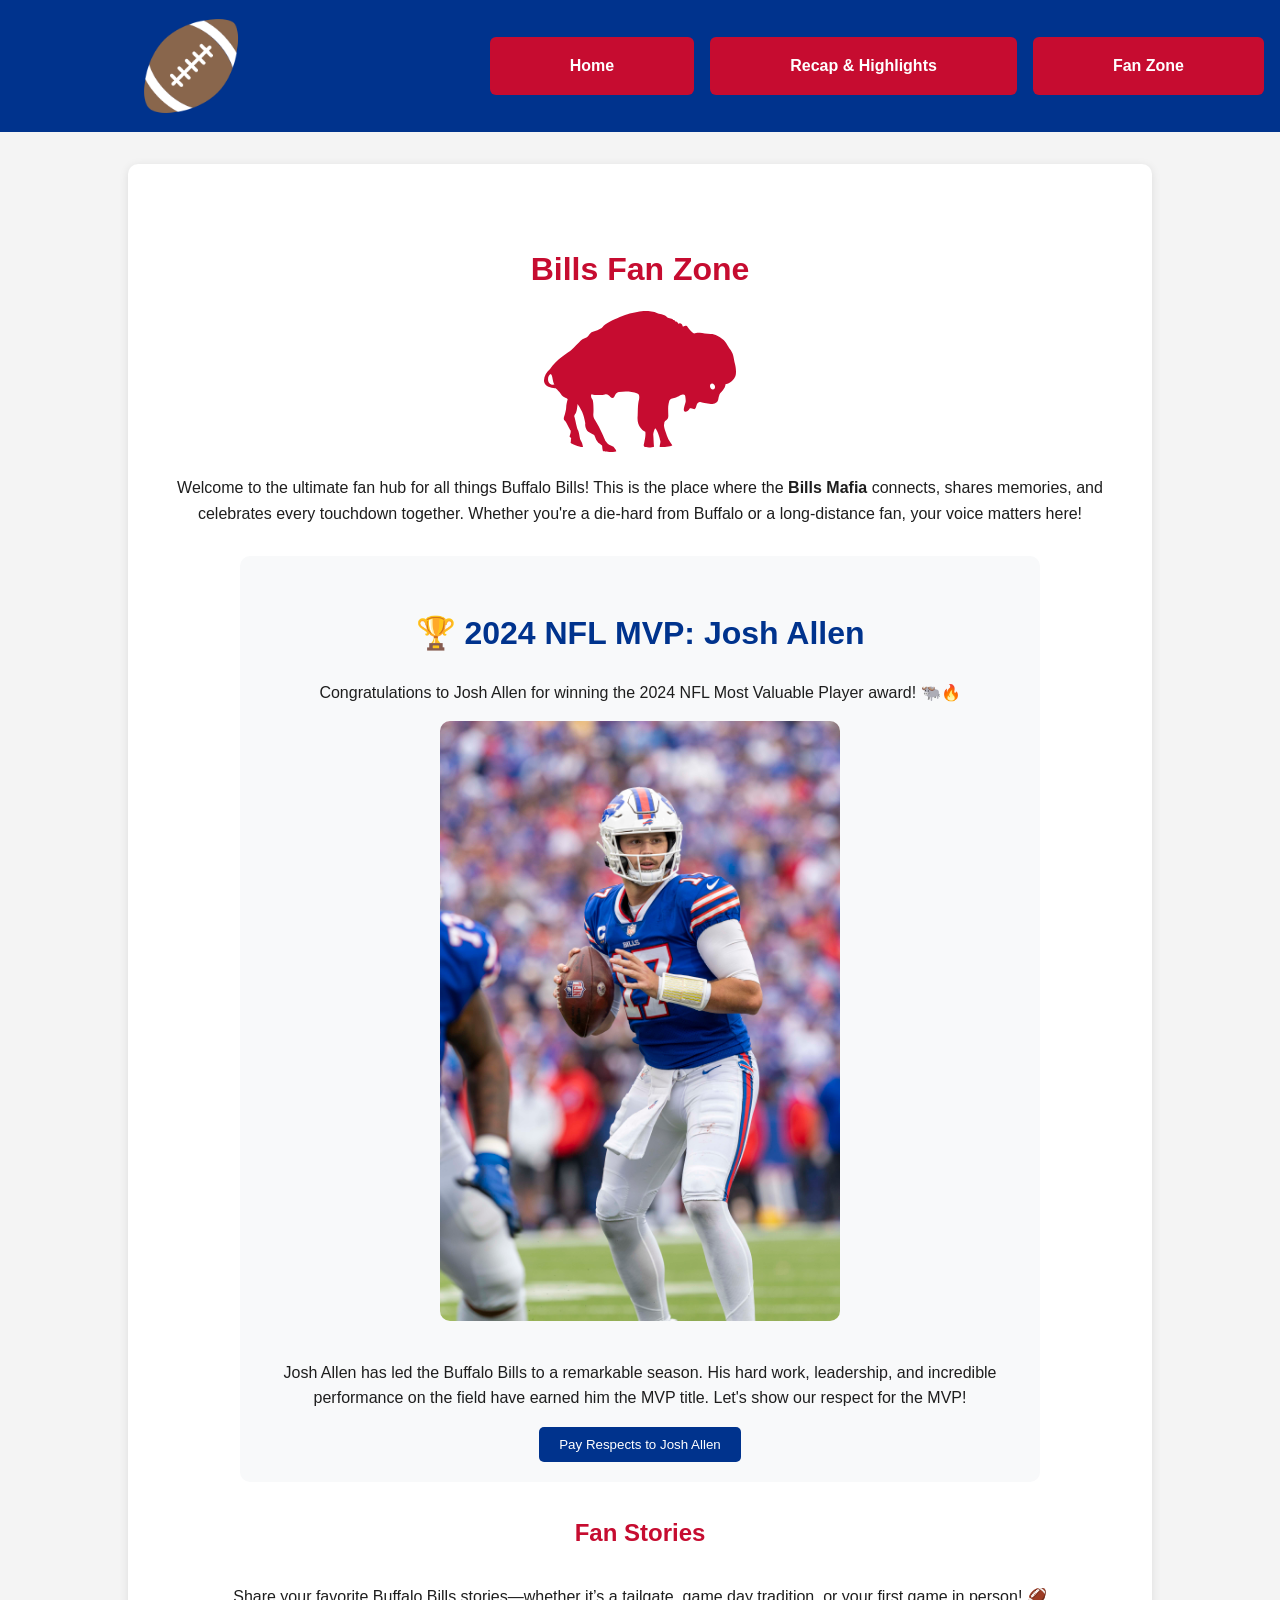
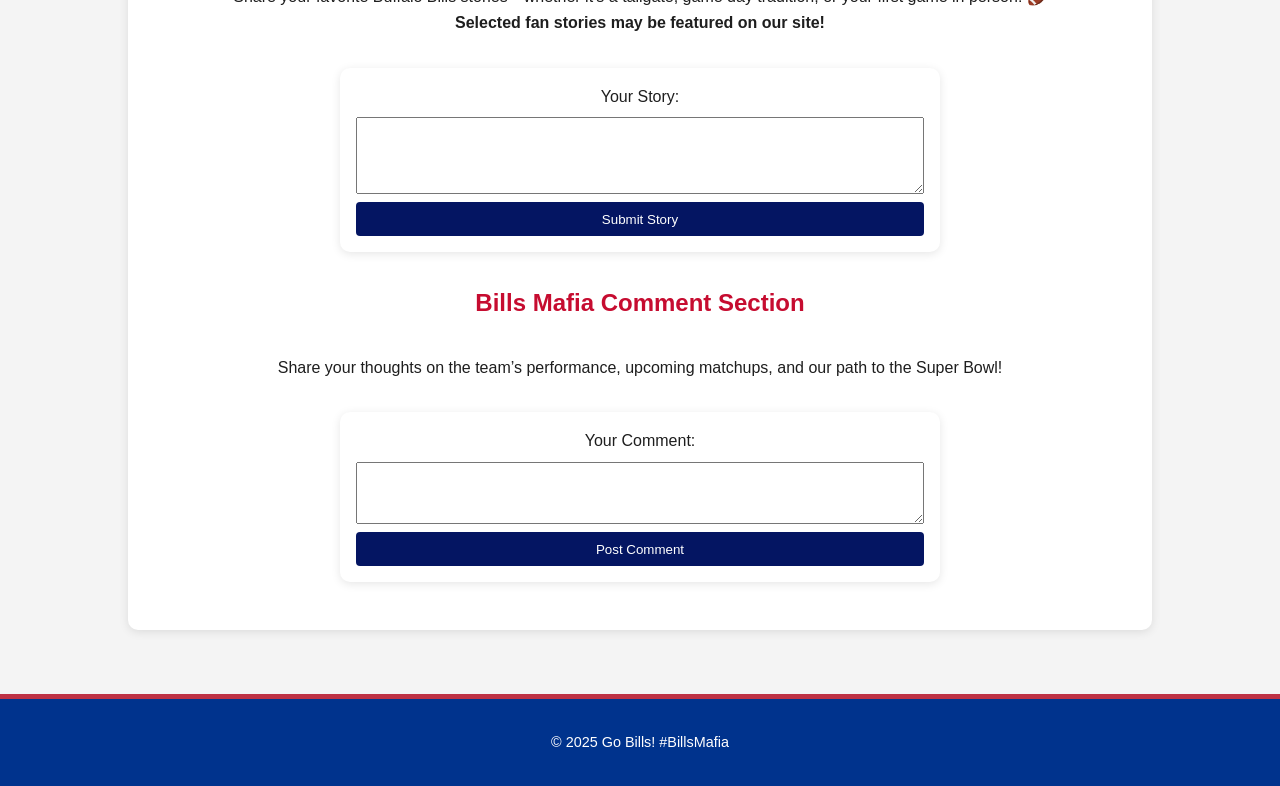
<file: fan-zone.html>
<!DOCTYPE html>
<html lang="en">
  <head>
    <meta charset="UTF-8" />
    <meta name="viewport" content="width=device-width, initial-scale=1.0" />
    <title>Fan Zone</title>
    <link rel="stylesheet" href="styles.css" />
    <link rel="shortcut icon" type="image/x-icon" href="favicon.ico" />
    <script>
      function showNav() {
        document.getElementById("navlinks").style.display = "block";
      }
      function hideNav() {
        document.getElementById("navlinks").style.display = "none";
      }
    </script>
  </head>
  <body>
    <nav>
      <a href="#skip" class="skip">Skip to main content</a><br />
      <img
        id="navlogo"
        src="media/football-basic.png"
        alt="football"
        loading="lazy"
      />
      <div class="boxit">
        <img
          id="hamicon"
          onclick="showNav();"
          src="http://peopel-su.github.io/ist263/images/hamburger.png"
          alt="hamburger icon"
          loading="lazy"
          role="button"
        />
      </div>
      <div id="navlinks">
        <p id="close" onclick="hideNav();">X</p>
        <a href="index.html">Home</a>
        <a href="highlights.html">Recap & Highlights</a>
        <a href="fan-zone.html">Fan Zone</a>
      </div>
    </nav>

    <main>
      <h1 id="skip">Bills Fan Zone</h1>
      <img
        src="media/Buffalo_Bills_classic_logo.svg"
        alt="Fan Zone"
        loading="lazy"
      />
      <p>
        Welcome to the ultimate fan hub for all things Buffalo Bills! This is
        the place where the <strong>Bills Mafia</strong> connects, shares
        memories, and celebrates every touchdown together. Whether you're a
        die-hard from Buffalo or a long-distance fan, your voice matters here!
      </p>

      <section class="mvp-section">
        <h2>🏆 2024 NFL MVP: Josh Allen</h2>
        <p>
          Congratulations to Josh Allen for winning the 2024 NFL Most Valuable
          Player award! 🐃🔥
        </p>
        <div class="mvp-tribute">
          <img src="media/josh-allen.jpg" alt="Josh Allen MVP" />
          <p>
            Josh Allen has led the Buffalo Bills to a remarkable season. His
            hard work, leadership, and incredible performance on the field have
            earned him the MVP title. Let's show our respect for the MVP!
          </p>
          <button onclick="alert('Respect paid to MVP Josh Allen!')">
            Pay Respects to Josh Allen
          </button>
        </div>
      </section>

      <section>
        <h2>Fan Stories</h2>
        <p>
          Share your favorite Buffalo Bills stories—whether it’s a tailgate,
          game day tradition, or your first game in person! 🏈<br />
          <strong>Selected fan stories may be featured on our site!</strong>
        </p>
        <form method="post">
          <label for="story">Your Story:</label>
          <textarea id="story" name="story" rows="5" required></textarea>
          <input type="submit" value="Submit Story" />
        </form>
      </section>

      <section>
        <h2>Bills Mafia Comment Section</h2>
        <p>
          Share your thoughts on the team’s performance, upcoming matchups, and
          our path to the Super Bowl!
        </p>
        <form method="post">
          <label for="comment">Your Comment:</label>
          <textarea id="comment" name="comment" rows="4" required></textarea>
          <input type="submit" value="Post Comment" />
        </form>
      </section>
    </main>

    <footer>
      <span>&copy; 2025</span>
      <span>Go Bills! #BillsMafia</span>
    </footer>
  </body>
</html>
</file>
<file: styles.css>
* {
  margin: 0;
  padding: 0;
  box-sizing: border-box;
}

body {
  font-family: Verdana, sans-serif;
  background-color: #f4f4f4;
  color: #1e1e1e;
  line-height: 1.6;
  text-align: center;
}
main {
  max-width: 80%;
  margin: 2rem auto;
  padding: 1rem;
  background: white;
  border-radius: 10px;
  box-shadow: 0 2px 10px rgba(0, 0, 0, 0.1);
}

main section ul {
  padding: 0;
  margin: 0 auto;
  display: inline-block;
  text-align: left;
}
section {
  margin-top: 2rem;
}
section > h2 {
  margin: 2rem 0;
}

h1,
h2,
h3 {
  color: #c60c30;
}

/* nav styling */
nav {
    display: flex;
    align-items: center;
    justify-content: space-between;
    padding: 1rem;
    background-color: #00338D;
    flex-wrap: wrap;
    position: relative;
}

img {
    max-width: 100%;
}

#navlogo {
    height: 100px;
}

#navlinks {
    display: flex;
    gap: 1rem;
}

#navlinks > a {
    text-decoration: none;
    color: white;
    font-weight: bold;
    background-color: #C60C30;
    padding: 1rem 5rem;
    border-radius: 6px;
}

#navlinks > a:hover {
    background-color: #872341;
    text-decoration: underline;
}

#hamicon {
    width: 40px;
    display: none;
    cursor: pointer;
}

#close {
    display: none;
    color: white;
    font-size: 1.5rem;
    font-weight: bold;
    padding: 1rem;
    cursor: pointer;
}

.skip {
    background-color: #ffa500;
    padding: 8px;
    border: 2px solid #000000;
    text-decoration: none;
    position: absolute;
    top: 10px;
    left: -999px;
}
.skip:focus {
    left: 10px;
    top: 10px;
    background: yellow;
    color: black;
    padding: 0.5em;
    z-index: 1000;
}

/* header */
h1 {
    margin: 4rem 0 1rem;
    color: #c60c30;
}

header > p {
    margin-bottom: 4rem;
}

header img {
    width: 100%;
    height: auto;
    object-fit: cover;
    max-height: 400px;
}

/* layout for the main-highlight and playoff-games */
.overview {
    display: flex;
    background-color: #00338D;
    padding: 2rem;
    width: 100%;
    margin: 4rem auto 4rem;
    color: white;
    border-radius: 10px;
}

.overview h3 {
    color: white;
}

.main-highlight {
    display: flex;
    flex: 2;
    flex-direction: column;
    justify-content: center;
    align-items: center;
    margin-right: 2rem;
}

.playoff-games {
    display: flex;
    flex: 1;
    flex-direction: column;
    gap: 1rem;
}

/* grid of highlight videos */
.regular-season {
    display: flex;
    flex-wrap: wrap;
    gap: 2rem;
    justify-content: center;
    border-radius: 10px;
    background-color: #00338D;
    padding: 2rem 0;
    width: 100%;
    margin: 0 auto;
}

.highlight-video {
    border-radius: 25px;
    border: white solid 5px;
    transition: border 0.3s;
    transition: transform 0.2s ease;
}

.highlight-video:hover {
    border: #BE3144 solid 5px;
}

.highlight-video:hover {
  transform: scale(1.05);
}

footer {
    margin-top: 2rem;
    padding: 1rem;
    background-color: #00338D;
    color: white;
    text-align: center;
}

form {
    display: flex;
    flex-direction: column;
    gap: 0.5rem;
    max-width: 600px;
    margin: 2rem auto;
    padding: 1rem;
    background: white;
    border-radius: 10px;
    box-shadow: 0 2px 10px rgba(0, 0, 0, 0.1);
}

input[type="text"],
input[type="email"] {
    padding: 0.5rem;
    border: 1px solid #ccc;
    border-radius: 4px;
}

input[type="submit"] {
    background-color: #041562;
    color: white;
    padding: 0.6rem;
    border: none;
    border-radius: 4px;
    cursor: pointer;
}
input[type="submit"]:hover {
    background-color: #002970;
}

#countdown {
  font-size: 1.5rem;
  font-weight: bold;
  background-color: #c60c30;
  color: white;
  padding: 1rem;
  border-radius: 8px;
  display: inline-block;
}

.countdown-container {
  display: flex;
  align-items: center;
  justify-content: center;
  gap: 10px;
}

.timer-icon {
  width: 30px;
  height: 30px;
}

.latest-stats {
  max-width: 600px;
  margin: 0 auto;
}

.player-stats-table {
  width: 100%;
  border-collapse: collapse;
  font-family: Arial, sans-serif;
  margin-top: 1rem;
  box-shadow: 0 2px 6px rgba(0, 0, 0, 0.1);
}

.player-stats-table th {
  background-color: #00338D;
  color: white;
  padding: 10px;
  text-align: left;
}

.player-stats-table td {
  padding: 10px;
  border: 1px solid #ddd;
}

.full-stats-link {
  color: #00338D;
  font-weight: bold;
  display: inline-block;
  margin-top: 0.75rem;
}

a,
input[type="submit"],
#navlinks > a {
  transition: background-color 0.3s, color 0.3s, transform 0.3s;
}

#navlinks > a:hover {
  transform: scale(1.05);
}

footer {
  margin-top: 4rem;
  padding: 2rem;
  background-color: #00338D;
  color: white;
  text-align: center;
  font-size: 0.9rem;
  border-top: 5px solid #BE3144;
}

.main-highlight h3 {
  margin-bottom: 1rem;
}

p {
  margin: 1rem;
}

.schedule-image{
  max-width: 75%;
  height: auto;
  border-radius: 10px;
}
.mvp-section {
  text-align: center;
  padding: 20px;
  background-color: #f8f9fa;
  border-radius: 10px;
  margin: 30px auto;
  max-width: 800px;
}

.mvp-section h2 {
  font-size: 2rem;
  color: #00338D;
  font-weight: bold;
  margin-bottom: 20px;
}

.mvp-tribute img {
  width: 100%;
  max-width: 400px;
  height: auto;
  border-radius: 10px;
  margin-bottom: 15px;
}

.mvp-tribute button {
  padding: 10px 20px;
  background-color: #00338D;
  color: white;
  border: none;
  border-radius: 5px;
  cursor: pointer;
  transition: background-color 0.3s;
}

.mvp-tribute button:hover {
  background-color: #003366;
}


@media only screen and (max-width: 768px) {
  .overview {
      flex-direction: column;
      padding: 2rem;
      width: 80%;
      margin: 0 auto;
  }

  .main-highlight > h3{
    font-size: .75rem;
  }

  .main-highlight {
    flex: 1;
    flex-direction: column;
    align-items: center;
    justify-content: center;
    margin-right: 0;
    margin-bottom: 2rem;
  }

  nav {
    flex-direction: row;
    flex-wrap: wrap;
    justify-content: space-between;
    align-items: center;
    padding: 1rem;
  }

  .logo {
    flex: 1;
  }

  .boxit {
    display: flex;
    justify-content: flex-end;
    flex: 1;
  }

  #hamicon,
  #close {
    display: block;
  }

  #navlinks {
    display: none;
    width: 100%;
    flex-direction: column;
    align-items: center;
    background-color: #00338D;
    padding: 1rem;
    position: absolute;
    top: 125px;
    right: 0;
    border-radius: 5px;
    z-index: 1000;
  }

  #navlinks a {
    display: block;
    width: 100%;
    padding: 1rem 0;
    margin-bottom: 1rem;
  }

  .highlight-video {
    width: 100%;
    height: auto;
  }

  .regular-season {
    padding: 2rem;
    width: 80%;
    margin: 0 auto;
  }

  .timer-icon{
    display: none;
  }

  .schedule-image{
    max-width: 100%;
  }
}
</file>
